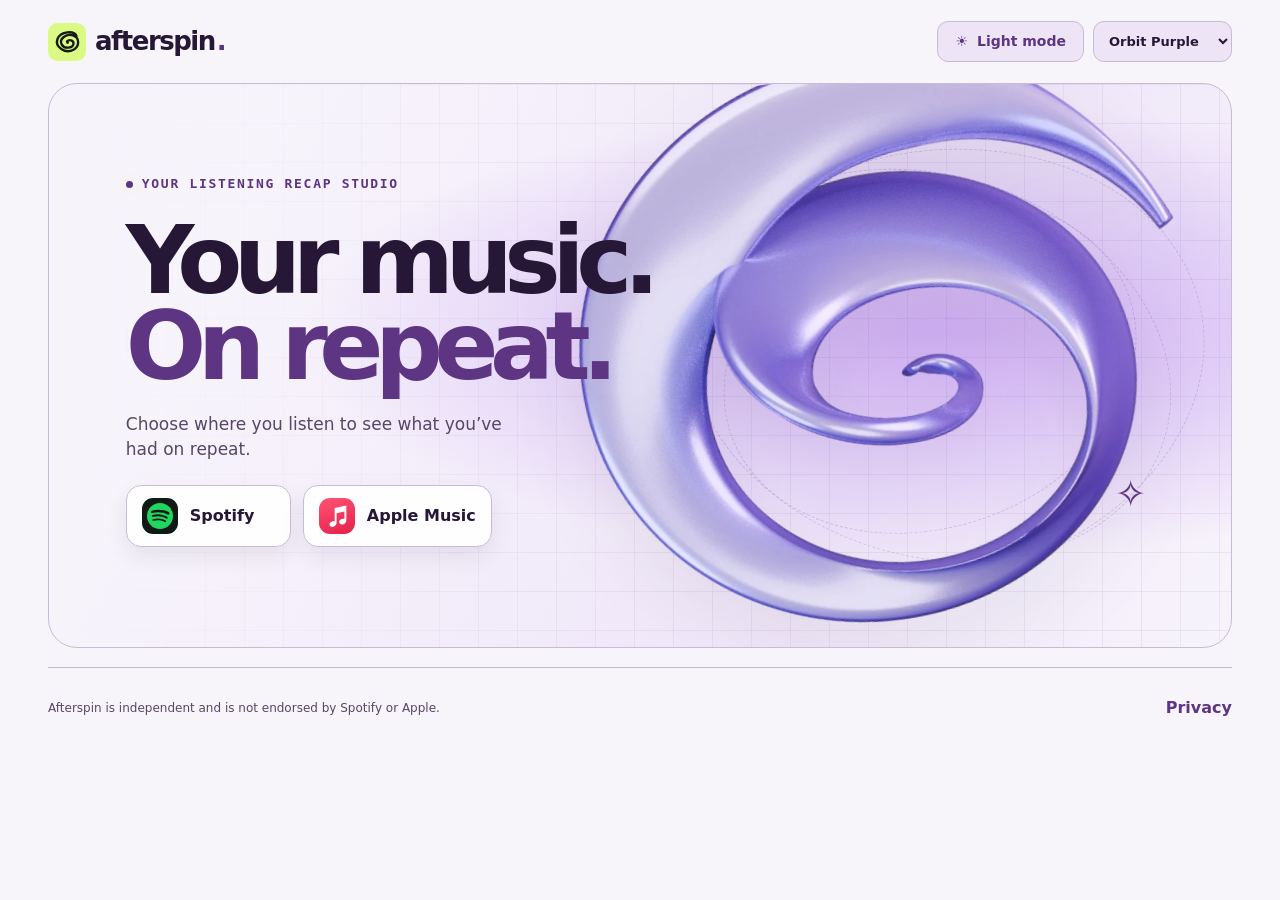
<file: index.html>
<!doctype html>
<html lang="en">
<head>
<meta charset="utf-8"><meta name="viewport" content="width=device-width, initial-scale=1">
<meta name="theme-color" content="#100d19"><meta name="description" content="Afterspin is a browser-first listening recap studio. Explore the music you played on repeat, any time.">
<title>Afterspin — Your listening, on repeat</title><link rel="icon" href="assets/mark.svg" type="image/svg+xml"><link rel="stylesheet" href="style.css">
</head>
<body>
<a class="skip" href="#title">Skip to music providers</a>
<header class="shell header">
<a class="brand" href="./" aria-label="Afterspin home"><img src="assets/mark.svg" width="38" height="38" alt="">afterspin<span>.</span></a>
<div class="appearance">
<button type="button" class="button subtle mode-toggle" id="modeToggle" aria-pressed="false"><span id="modeIcon" aria-hidden="true">◐</span> <span id="modeLabel">Dark mode</span></button>
<label class="palette-label"><span class="sr-only">Color palette</span><select id="palette" aria-label="Color palette"><option value="orbit">Orbit Purple</option><option value="ruby">Ruby Red</option><option value="forest">Forest Green</option><option value="ocean">Ocean Blue</option><option value="chrome">Chrome</option></select></label>
</div>
</header>
<main class="shell">
<section class="hero landing" aria-labelledby="title">
<div class="hero-grid"></div><div class="hero-rings" aria-hidden="true"><i></i><i></i><i></i><b>✦</b><strong>✧</strong></div><img class="ribbon" src="assets/ribbon.webp" alt="" width="960" height="840">
<div class="hero-content">
<div class="eyebrow"><span class="pulse" aria-hidden="true"></span> YOUR LISTENING RECAP STUDIO</div>
<h1 id="title" tabindex="-1">Your music.<br><em>On repeat.</em></h1>
<p>Choose where you listen to see what you’ve had on repeat.</p>
<div class="provider-choices" aria-label="Choose your music service">
<button class="provider-choice spotify-choice" type="button" data-provider="spotify"><span class="provider-emblem spotify-emblem" aria-hidden="true"><svg viewBox="0 0 24 24"><path fill="#1ed760" d="M12 0a12 12 0 1 0 0 24 12 12 0 0 0 0-24zm5.5 17.3a.75.75 0 0 1-1.03.25c-2.81-1.72-6.35-2.11-10.52-1.16a.75.75 0 0 1-.34-1.46c4.57-1.04 8.47-.59 11.62 1.33.36.22.47.68.27 1.04zm1.47-3.28a.94.94 0 0 1-1.29.31c-3.22-1.98-8.12-2.55-11.93-1.39a.94.94 0 0 1-.54-1.8c4.34-1.32 9.74-.68 13.45 1.6.45.28.59.85.31 1.28zm.13-3.4C15.24 8.34 8.87 8.13 5.18 9.25a1.12 1.12 0 1 1-.65-2.16c4.24-1.29 11.34-1.04 15.63 1.51a1.12 1.12 0 0 1-1.06 2.02z"/></svg></span><span>Spotify</span></button>
<button class="provider-choice apple-choice" type="button" data-provider="apple"><span class="provider-emblem apple-emblem" aria-hidden="true"><svg viewBox="0 0 24 24"><path fill="#fff" d="M10 5.2 20 3v12.8c0 1.9-1.64 3.38-3.64 3.38-1.42 0-2.5-.86-2.5-2.02 0-1.53 1.55-2.79 3.39-2.79.38 0 .77.05 1.1.16V8.17l-6.67 1.49v8.17c0 1.9-1.64 3.5-3.64 3.5-1.42 0-2.5-.86-2.5-2.02 0-1.53 1.55-2.79 3.39-2.79.39 0 .75.04 1.07.16z"/></svg></span><span>Apple Music</span></button>
</div>
</div>
</section>
<section class="workspace" id="recap" aria-labelledby="recapTitle" hidden><div class="sectiontop"><div><div class="eyebrow lilac"><span aria-hidden="true">✦</span> YOUR RECAP</div><h2 id="recapTitle" tabindex="-1">The listening room<span>.</span></h2></div><div class="source-tag" id="sourceTag"></div></div>
<div class="controlbar"><div class="providers" aria-label="Music source"><button data-source="spotify" aria-pressed="true"><svg viewBox="0 0 24 24" aria-hidden="true"><circle cx="12" cy="12" r="10" fill="currentColor"/><path d="M6.7 9.5c3.3-1 7-.7 10.2 1.1M7.4 12.5c2.9-.7 5.8-.4 8.5.9M8.1 15.3c2.4-.4 4.6-.2 6.7.9" fill="none" stroke="#121219" stroke-width="1.4" stroke-linecap="round"/></svg> Spotify</button><button data-source="apple" aria-pressed="false"><svg viewBox="0 0 24 24" aria-hidden="true"><path fill="currentColor" d="M9.5 5.3 20 3v13.1c0 1.7-1.5 3-3.3 3s-3-1-3-2.4 1.5-2.8 3.2-2.8c.5 0 .9 0 1.3.2V8.4l-6.8 1.5v8.2c0 1.7-1.5 3-3.3 3-1.7 0-3-1-3-2.4S6.6 16 8.4 16c.4 0 .8.1 1.1.2z"/></svg> Apple Music</button></div><div id="ranges" class="ranges" aria-label="Recap date range"><button data-range="week">7 days</button><button data-range="month">1 month</button><button data-range="two">2 months</button><button data-range="three">3 months</button><button data-range="year">1 year</button><button data-range="custom">Custom</button></div></div>
<form class="custom" id="custom" hidden><label>From <input required type="date" id="dateStart"></label><label>To <input required type="date" id="dateEnd"></label><button class="button secondary">Apply dates</button><span id="dateError" role="alert"></span></form>
<div class="data-note"><div id="rangeText" aria-live="polite"></div><div class="recap-actions"><button class="button primary" id="startStory">Play my recap</button><button id="sourceAction" class="quiet">Manage music source</button></div></div>
<div id="summary" aria-live="polite"></div>
</section>
</main>
<footer class="shell footer"><p>Afterspin is independent and is not endorsed by Spotify or Apple.</p><button type="button" class="quiet" id="privacyOpen">Privacy</button></footer>
<dialog id="connectDialog" class="dialog" aria-labelledby="connectTitle">
<div class="dialog-head"><div><div class="eyebrow lilac">MUSIC PROVIDER</div><h2 id="connectTitle">Connect music</h2></div><button class="icon-button" data-close="connectDialog" aria-label="Close source settings">×</button></div>
<div id="connectDetails"></div>
<p id="connectStatus" class="status" aria-live="polite"></p>
<details id="importDetails" class="import-details"><summary>Use a listening history file instead</summary><p id="importHelp" class="muted"></p>
<form id="importForm"><label for="importFiles">Listening history files</label><input required id="importFiles" type="file" accept=".json,.csv,application/json,text/csv" multiple><button class="button primary" id="importButton">Import listening history</button></form></details>
<button class="quiet clear-history" id="clearHistory" hidden>Remove my data from Afterspin</button>
</dialog>
<dialog id="privacyDialog" class="dialog" aria-labelledby="privacyTitle">
<div class="dialog-head"><h2 id="privacyTitle">Your listening data</h2><button class="icon-button" data-close="privacyDialog" aria-label="Close privacy information">×</button></div>
<p>Afterspin never has a password field. If provider sign-in is enabled, you authorize on the music provider’s own screen.</p>
<p>Imported files are processed in your browser. Afterspin does not upload them, and removes the recap when you reload or clear your data. Theme preferences are stored on this device.</p>
<p>When Apple Music is connected, Afterspin uses your permission to request your eligible annual Replay from Apple. It does not post or change your library.</p>
</dialog>
<dialog id="storyDialog" class="story-dialog"><div class="story-shell"><div class="story-head"><span class="brand"><img src="assets/mark.svg" width="30" height="30" alt="">afterspin<span>.</span></span><button class="icon-button" data-close="storyDialog" aria-label="Close recap story">×</button></div><div class="story-progress" id="storyProgress" aria-label="Recap chapters"></div><div class="story-stage" id="storyStage" aria-live="polite"></div><div class="story-controls"><button class="icon-button" id="prevStory" aria-label="Previous chapter">‹</button><button class="button secondary" id="saveCard">Download card</button><button class="icon-button" id="nextStory" aria-label="Next chapter">›</button></div><div class="story-status" id="storyStatus" aria-live="polite"></div></div></dialog>
<script src="core.js" defer></script><script src="config.js" defer></script><script src="app.js" defer></script>
</body></html>
</file>
<file: style.css>
:root{color-scheme:dark;--bg:#100d19;--surface:#181423;--surface2:#211a31;--ink:#f9f5ff;--muted:#bfb5cc;--line:#342a44;--green:#ddfb87;--lilac:#c0a6ff;--mono:ui-monospace,SFMono-Regular,Consolas,monospace;--sans:"Segoe UI",system-ui,sans-serif}
*{box-sizing:border-box}html{scroll-behavior:smooth}body{margin:0;background:radial-gradient(ellipse at 55% 5%,#191228 0,transparent 44%),var(--bg);color:var(--ink);font:16px/1.5 var(--sans)}a{color:inherit;text-decoration:none}button,input{font:inherit}button{cursor:pointer}button:disabled{cursor:default;opacity:.42}button:focus-visible,a:focus-visible,input:focus-visible{outline:2px solid var(--green);outline-offset:4px}img{display:block;max-width:100%}[hidden]{display:none!important}.shell{width:min(1280px,calc(100% - 96px));margin-inline:auto}.skip{position:fixed;z-index:4;left:14px;top:10px;background:#212028;padding:10px;transform:translateY(-160%)}.skip:focus{transform:none}.header{height:83px;display:flex;align-items:center;justify-content:space-between;gap:22px}.brand{display:inline-flex;gap:9px;align-items:center;font-size:26px;font-weight:800;letter-spacing:-1.5px;white-space:nowrap}.brand span{color:var(--green);margin-left:-7px}.header nav{display:flex;gap:33px;color:var(--muted);font-size:14px;align-items:center}.header nav a{position:relative}.header nav a:hover,.header nav .navactive{color:var(--ink)}.navactive:after{position:absolute;content:"";bottom:-8px;left:0;width:14px;height:2px;background:var(--green);border-radius:2px}.button{border:1px solid transparent;border-radius:11px;padding:11px 17px;font-weight:700;display:inline-flex;align-items:center;justify-content:center;gap:9px;color:var(--ink);white-space:nowrap;transition:background .2s,transform .2s,border-color .2s}.button:hover:not(:disabled){transform:translateY(-2px)}.button.subtle,.button.secondary{background:#221a32;border-color:#453857}.button.subtle{font-size:14px;background:#191424}.button.subtle span,.quiet span{color:var(--lilac)}.button.subtle:hover,.button.secondary:hover{background:#322447}.button.primary{background:var(--green);color:#1a200d;box-shadow:0 9px 32px #d6fa7826}.button.primary:hover{background:#edffb4}.hero{position:relative;isolation:isolate;overflow:hidden;min-height:530px;border:1px solid #49355d;border-radius:29px;background:radial-gradient(ellipse at 76% 44%,#572988 0,transparent 41%),linear-gradient(115deg,#1b132c 25%,#281741 66%,#1a1229);display:flex;align-items:center}.hero-grid,.hero-rings{position:absolute;inset:0;pointer-events:none;z-index:-1}.hero-grid{background-image:linear-gradient(#c49fff14 1px,transparent 1px),linear-gradient(90deg,#c49fff14 1px,transparent 1px);background-size:39px 39px;mask-image:linear-gradient(95deg,transparent 3%,#000 54%,#000)}.hero-rings{left:49%;display:grid;place-items:center}.hero-rings i{width:70%;aspect-ratio:1/.77;border:1px dashed #cda4ff4f;border-radius:50%;transform:rotate(-19deg);grid-area:1/1}.hero-rings i:nth-child(2){width:82%;transform:rotate(18deg)}.hero-rings i:nth-child(3){width:92%;transform:rotate(-12deg);border-color:#cda4ff25}.hero-rings b,.hero-rings strong{position:absolute;color:#eddbff;font-size:30px}.hero-rings b{left:13%;top:24%}.hero-rings strong{right:14%;bottom:22%;font-size:38px}.ribbon{width:58%;height:auto;position:absolute;z-index:-1;right:-1.5%;top:50%;filter:drop-shadow(0 32px 45px #1b052aa6);animation:float 11s ease-in-out infinite;transform:translateY(-50%) rotate(-9deg);pointer-events:none}@keyframes float{0%,100%{transform:translateY(-50%) rotate(-9deg)}50%{transform:translateY(-53%) rotate(5deg)}}.hero-content{padding:62px 6%;width:58%}.eyebrow{font:600 13px/1.45 var(--mono);letter-spacing:.13em;color:var(--green);display:flex;align-items:center;gap:9px}.pulse{width:7px;height:7px;background:var(--green);border-radius:50%;box-shadow:0 0 13px #d7fb7a85}.hero h1{font-size:clamp(4rem,7.25vw,7rem);line-height:.91;letter-spacing:-.09em;margin:24px 0 25px;font-weight:860}.hero h1 em{color:var(--lilac);font-style:normal}.hero p{font-size:17px;color:#dfd3ea;max-width:405px;margin:0 0 25px}.hero-actions{display:flex;gap:21px;align-items:center;flex-wrap:wrap}.text-link{font-weight:660;font-size:14px}.text-link:hover,.quiet:hover{color:var(--green)}.hero-caption{position:absolute;bottom:25px;right:27px;font:600 10px/1.8 var(--mono);letter-spacing:.20em;color:#e2c9fe}.hero-caption span{display:inline-block;width:15px;color:var(--green)}
.workspace{padding:55px 0 42px;scroll-margin-top:10px}.sectiontop{display:flex;align-items:end;justify-content:space-between;gap:16px;margin-bottom:19px}.lilac{color:var(--lilac)}h2{font-size:clamp(1.85rem,4vw,3.1rem);letter-spacing:-.062em;line-height:1.11;margin:7px 0 0}h2 span{color:var(--green)}.source-tag{border:1px solid #8064a4;background:#2a203a;color:#ecdefd;padding:7px 11px;border-radius:99px;font:650 11px var(--mono);letter-spacing:.09em;white-space:nowrap;margin-bottom:5px}.controlbar{border:1px solid var(--line);border-radius:14px;padding:8px;background:var(--surface);display:flex;gap:13px;flex-wrap:wrap;justify-content:space-between}.providers,.ranges{display:flex;gap:5px;align-items:center;flex-wrap:wrap}.ranges button,.providers button{background:transparent;color:var(--muted);border:1px solid transparent;border-radius:8px;padding:7px 10px;font-size:14px;font-weight:650}.ranges button:hover,.providers button:hover{background:#262037;color:#fff}.ranges button[aria-pressed=true]{color:#1b200e;background:var(--green)}.providers button{display:flex;gap:7px;align-items:center}.providers svg{height:17px;width:17px}.providers [data-source=spotify] svg{color:#7ff2a0}.providers [data-source=apple] svg{color:#ffa2c5}.providers button[aria-pressed=true]{color:#fff;border-color:#4c3c63;background:#2a203b}.data-note{display:flex;align-items:center;justify-content:space-between;gap:13px;padding:13px 0;color:var(--muted);font-size:13px}.quiet{padding:4px 0;background:none;border:0;color:var(--lilac);font-weight:700;white-space:nowrap}.custom{margin-top:12px;display:flex;gap:11px;align-items:end;flex-wrap:wrap}.custom label{display:grid;gap:4px;font-size:13px;color:var(--muted)}input[type=date],input[type=file]{min-width:0;border:1px solid #514060;border-radius:8px;padding:8px;background:#1b1528;color:#f9f5ff}#dateError,.status{color:#ffb8ce}
.metrics{display:grid;grid-template-columns:repeat(4,minmax(0,1fr));gap:12px}.stat,.list-card,.empty,.activity{border-radius:15px;border:1px solid var(--line);background:var(--surface);overflow:hidden}.stat{min-height:116px;padding:16px 17px 15px;position:relative}.stat:after{content:"";position:absolute;width:100px;height:100px;border-radius:50%;top:-46px;right:-46px;border:1px solid #8462b876;box-shadow:0 0 0 12px #38284d50,0 0 0 24px #38284d40}.stat small{color:var(--lilac);display:block;font:650 11px/1.4 var(--mono);letter-spacing:.09em;text-transform:uppercase}.stat strong{display:block;font-size:clamp(1.4rem,3.1vw,2.3rem);line-height:1.1;letter-spacing:-.055em;margin:7px 0;overflow-wrap:anywhere}.stat span{color:var(--muted);font-size:12px}.stat:first-child{background:#251c38}.stat:first-child strong{color:var(--green)}.dash-grid{display:grid;grid-template-columns:1fr 1fr;gap:12px;margin-top:12px}.list-card,.activity,.empty{padding:18px}.list-card h3,.activity h3,.empty h3{font-size:17px;line-height:1.25;margin:0 0 12px}.rank-list{display:grid;list-style:none;margin:0;padding:0;gap:6px}.rank-list li{display:grid;grid-template-columns:21px 35px minmax(0,1fr) auto;align-items:center;gap:9px;padding:6px 0;border-bottom:1px solid #30273d}.rank-list li:last-child{border:0}.rank,.plays{font:600 12px var(--mono);color:#cec0e5}.track-name,.track-detail{display:block;overflow:hidden;text-overflow:ellipsis;white-space:nowrap}.track-name{font-size:14px}.track-detail{color:var(--muted);font-size:12px}.tile{width:34px;height:34px;border-radius:8px;background:radial-gradient(circle at 67% 65%,transparent 13%,#1b10286d 15% 21%,transparent 25%),conic-gradient(from 45deg,#ffffff4c,#0005,#fff3,#0008),hsl(var(--h) 66% 55%);box-shadow:inset 0 0 0 1px #ffffff4a}.activity{margin-top:12px}.activity .sub{color:var(--muted);font-size:12px;margin:0 0 8px}.bars{display:grid;grid-template-columns:repeat(7,minmax(0,1fr));height:94px;align-items:end;gap:8px}.day{display:grid;gap:4px;align-items:end;grid-template-rows:73px 16px;text-align:center;color:var(--muted);font:600 11px var(--mono)}.day b{display:block;border-radius:6px 6px 2px 2px;background:linear-gradient(#bca4f9,#7762ad);width:100%;min-height:2px}.day.peak b{background:linear-gradient(#e1fc9b,#83a82f)}.empty p{color:var(--muted);margin:0}.refs{padding:30px 0 52px;border-top:1px solid var(--line);scroll-margin-top:16px}.refs p,.muted,.footer p{color:var(--muted)}.reflist{display:grid;grid-template-columns:repeat(4,minmax(0,1fr));gap:12px}.reflist a{padding:15px;background:var(--surface);border:1px solid var(--line);border-radius:12px;transition:transform .18s,border .18s}.reflist a:hover{transform:translateY(-3px);border-color:#9878cd}.reflist span,.reflist small,.reflist strong{display:block}.reflist span{font:600 10px var(--mono);letter-spacing:.1em;color:var(--lilac)}.reflist strong{margin:5px 0 1px}.reflist small{color:var(--muted);font-size:12px}.footer{border-top:1px solid var(--line);padding:19px 0;display:flex;align-items:center;justify-content:space-between;gap:14px;flex-wrap:wrap}.footer .brand{font-size:21px}.footer p,.footer>a:last-child{font-size:12px}
dialog{border:1px solid #604782;background:#1c152b;color:var(--ink);border-radius:22px;max-width:min(580px,calc(100vw - 25px));width:100%;padding:23px;max-height:calc(100dvh - 26px);box-shadow:0 30px 90px #0008}dialog::backdrop{background:#0b0713cd;backdrop-filter:blur(7px)}.dialog-head,.story-head{display:flex;align-items:center;justify-content:space-between;gap:9px}.dialog h2{font-size:2rem}.icon-button{border-radius:9px;width:39px;height:39px;border:1px solid #5b4674;background:#251c35;color:var(--ink);font-size:24px;line-height:1}.icon-button:hover:not(:disabled){background:#403057}.source-options{display:flex;gap:8px}.source-options [aria-pressed=true]{border-color:var(--lilac);background:#3e2a5c}#connectDetails{font-size:14px;margin:12px 0;color:var(--muted)}#connectDetails a{color:var(--green);text-decoration:underline}#connectDetails button{display:flex;margin-top:9px}#importForm{display:grid;gap:8px}#importForm label{font-size:13px;color:var(--muted)}.status{font-size:14px;min-height:1em}.story-dialog{padding:12px;max-width:min(540px,calc(100vw - 20px))}.story-shell{position:relative;isolation:isolate;overflow:hidden;border-radius:15px;padding:16px;background:radial-gradient(ellipse at 76% 49%,#68359a,transparent 65%),#231539}.story-shell:before{content:"";background:url(assets/ribbon.webp) center/120% auto no-repeat;opacity:.25;position:absolute;inset:8% -31% 0 20%;z-index:-1}.story-head .brand{font-size:22px}.story-progress{display:flex;gap:6px;margin:14px 0 0}.story-progress button{width:100%;height:17px;padding:0;border:0;background:none}.story-progress button:after{content:"";display:block;height:4px;border-radius:4px;background:#ffffff4b}.story-progress button[aria-current=step]:after{background:var(--green)}.story-stage{min-height:min(390px,52dvh);display:flex;flex-direction:column;justify-content:center;align-items:start;text-align:left;padding:18px}.story-stage>div{width:100%;animation:reveal .42s cubic-bezier(.2,.7,.2,1) both}@keyframes reveal{from{opacity:0;transform:translateY(15px) scale(.975) rotate(-2deg)}to{opacity:1;transform:none}}.story-stage h3{font-size:clamp(2rem,8vw,4.5rem);line-height:.97;letter-spacing:-.07em;margin:10px 0;overflow-wrap:anywhere}.story-stage p{color:#f0e5f7;margin:7px 0}.story-stage ol{padding-left:24px;font-size:clamp(1rem,3.7vw,1.45rem);margin:13px 0}.story-controls{display:flex;gap:10px;align-items:center;justify-content:space-between}.story-status{text-align:center;font-size:12px;color:var(--green);min-height:1.5em;margin-top:2px}.story-dialog[data-slide="1"] .story-shell,.story-dialog[data-slide="3"] .story-shell{background:radial-gradient(ellipse at 78% 55%,#4d3a84,transparent 66%),#1a1936}.story-dialog[data-slide="2"] .story-shell{background:radial-gradient(ellipse at 79% 54%,#643051,transparent 68%),#2b1834}
@media(max-width:1000px){.shell{width:calc(100% - 55px)}.hero{min-height:460px}.hero h1{font-size:clamp(3.8rem,9vw,6rem)}.hero-content{width:64%}.ribbon{right:-5%;width:65%}}
@media(max-width:690px){.shell{width:calc(100% - 28px)}.header{height:67px}.header nav{display:none}.brand{font-size:23px}.header .brand img{width:33px;height:33px}.button.subtle{padding:8px 10px}.hero{min-height:530px;border-radius:20px;align-items:end}.hero-content{padding:185px 20px 30px;width:100%;background:linear-gradient(0deg,#1d132e 6%,#1d132eeb 44%,transparent 73%)}.hero h1{font-size:clamp(3.4rem,12vw,5.8rem);margin:10px 0 13px}.hero p{font-size:15px;line-height:1.5;margin-bottom:16px}.hero-rings{left:4%;right:0;bottom:34%}.hero-rings i{width:62%}.hero-rings i:nth-child(2){width:70%}.hero-rings i:nth-child(3){width:75%}.hero-rings b{top:19%}.ribbon{width:min(95%,410px);top:30%;right:2%;filter:drop-shadow(0 12px 20px #1b052a80)}.hero-caption{display:none}.workspace{padding-top:37px}.metrics,.reflist{grid-template-columns:1fr 1fr}.dash-grid{grid-template-columns:1fr}.controlbar{gap:7px}.providers,.ranges{gap:3px}.ranges button,.providers button{padding:6px 7px}.data-note{align-items:baseline}.hero-actions{gap:13px}.hero-actions .button{padding:9px 12px}.text-link{font-size:13px}.stat{min-height:94px}.footer{flex-wrap:wrap}.story-stage{padding:12px}}
@media(prefers-reduced-motion:reduce){*,*::before,*::after{animation-duration:.01ms!important;scroll-behavior:auto!important;transition:none!important}.ribbon{animation:none}}
.refs .mark-link{margin:13px 0 0;font-size:13px;color:var(--lilac)}.refs .mark-link a:hover{text-decoration:underline}

/* Public landing and account appearance */
:root{--hue:268;--accent-dark:#ddfb87;--accent-ink:#202708;--light-hue:268;--light-accent:#5c3484;--light-accent-ink:#fff;--light-highlight:#5d3583;--hero-art:0deg}
:root[data-palette=ruby]{--hue:345;--light-hue:346;--accent-dark:#ffaebb;--accent-ink:#37121a;--light-accent:#9b2347;--light-highlight:#8c2549;--hero-art:86deg}
:root[data-palette=forest]{--hue:151;--light-hue:149;--accent-dark:#a7efad;--accent-ink:#102c16;--light-accent:#216741;--light-highlight:#236340;--hero-art:-116deg}
:root[data-palette=ocean]{--hue:218;--light-hue:211;--accent-dark:#93e5fa;--accent-ink:#0c2735;--light-accent:#115d84;--light-highlight:#1d557e;--hero-art:-48deg}
:root[data-palette=chrome]{--hue:245;--light-hue:240;--accent-dark:#e4e7f4;--accent-ink:#252637;--light-accent:#41475c;--light-highlight:#404559;--hero-art:0deg;--art-sat:0}
:root[data-mode=dark]{color-scheme:dark;--green:var(--accent-dark);--lilac:hsl(var(--hue) 62% 82%);--bg:hsl(var(--hue) 27% 7%);--ink:#fcf9ff;--muted:hsl(var(--hue) 26% 77%);--surface:hsl(var(--hue) 23% 12%);--surface2:hsl(var(--hue) 30% 17%);--line:hsl(var(--hue) 23% 26%);--hero-base:hsl(var(--hue) 41% 18%);--hero-edge:hsl(var(--hue) 42% 11%);--hero-glow:hsl(var(--hue) 64% 43%/.62);--ring:hsl(var(--hue) 58% 75%/.26);--card-bg:hsl(var(--hue) 31% 16%/.94);--card-hover:hsl(var(--hue) 42% 25%);--primary-ink:var(--accent-ink);--hint:#fdb7cc;--shadow:#0005;--peak:var(--green)}
:root[data-mode=light]{color-scheme:light;--green:var(--light-accent);--lilac:var(--light-highlight);--bg:hsl(var(--light-hue) 41% 97%);--ink:hsl(var(--light-hue) 39% 15%);--muted:hsl(var(--light-hue) 18% 34%);--surface:hsl(var(--light-hue) 65% 99%);--surface2:hsl(var(--light-hue) 48% 93%);--line:hsl(var(--light-hue) 27% 79%);--hero-base:hsl(var(--light-hue) 61% 94%);--hero-edge:hsl(var(--light-hue) 51% 97%);--hero-glow:hsl(var(--light-hue) 77% 71%/.54);--ring:hsl(var(--light-hue) 38% 44%/.22);--card-bg:#ffffffea;--card-hover:hsl(var(--light-hue) 58% 92%);--primary-ink:var(--light-accent-ink);--hint:#8c2741;--shadow:#25203714;--peak:var(--green)}
:root[data-mode] body{background:var(--bg)}
:root[data-mode] .button.subtle,:root[data-mode] .button.secondary,:root[data-mode] .icon-button{background:var(--surface2);color:var(--ink);border-color:var(--line)}
:root[data-mode] .button.subtle:hover,:root[data-mode] .button.secondary:hover,:root[data-mode] .icon-button:hover{background:var(--card-hover)}
:root[data-mode] .button.primary,:root[data-mode] .ranges button[aria-pressed=true]{background:var(--green);color:var(--primary-ink);box-shadow:none}
:root[data-mode] .button.primary:hover{filter:brightness(.91)}
:root[data-mode] .source-tag,:root[data-mode] .providers button[aria-pressed=true],:root[data-mode] .providers button:hover,:root[data-mode] .ranges button:hover:not([aria-pressed=true]){background:var(--surface2);color:var(--ink);border-color:var(--line)}
:root[data-mode] dialog,:root[data-mode] input[type=date],:root[data-mode] input[type=file]{background:var(--surface);color:var(--ink);border-color:var(--line)}
:root[data-mode] .skip{background:var(--surface);color:var(--ink)}
:root[data-mode] .status,:root[data-mode] #dateError{color:var(--hint)}
:root[data-mode] .rank-list li{border-color:var(--line)}
:root[data-mode] .rank,:root[data-mode] .plays{color:var(--muted)}
:root[data-mode] .stat:first-child{background:var(--surface2)}
:root[data-mode] .day b{background:var(--lilac)}
:root[data-mode] .day.peak b{background:var(--peak)}
.sr-only{position:absolute;width:1px;height:1px;padding:0;margin:-1px;overflow:hidden;clip-path:inset(50%);white-space:nowrap;border:0}
.appearance{display:flex;align-items:center;gap:9px}
.mode-toggle,#palette{height:41px}
.mode-toggle{min-width:104px}
#palette{max-width:153px;padding:0 11px;background:var(--surface2);color:var(--ink);border:1px solid var(--line);border-radius:11px;font:600 13px var(--sans)}
#palette:focus-visible{outline:2px solid var(--green);outline-offset:3px}
.landing{min-height:565px;background:radial-gradient(ellipse at 76% 44%,var(--hero-glow,#572988) 0,transparent 51%),linear-gradient(115deg,var(--hero-edge,#1b132c) 18%,var(--hero-base,#281741) 68%,var(--hero-edge,#1a1229));border-color:var(--line)}
.landing .hero-grid{background-image:linear-gradient(var(--ring,#ffffff16) 1px,transparent 1px),linear-gradient(90deg,var(--ring,#ffffff16) 1px,transparent 1px);opacity:.36}
.landing .hero-rings i{border-color:var(--ring,#cda4ff4f)}
.landing .hero-rings b,.landing .hero-rings strong{color:var(--lilac)}
.landing .hero-content{width:min(65%,700px);padding:55px 6.5% 64px}
.landing h1{font-size:clamp(3.6rem,7.4vw,7.1rem);margin:23px 0 22px;outline:none}
.landing p{color:var(--muted);margin-bottom:22px}
.landing .ribbon{filter:hue-rotate(var(--hero-art)) saturate(var(--art-sat,1)) drop-shadow(0 25px 36px var(--shadow))}
.provider-choices{display:flex;gap:12px;flex-wrap:wrap}
.provider-choice{display:inline-flex;align-items:center;justify-content:flex-start;min-width:165px;gap:12px;padding:12px 15px;border:1px solid var(--line);background:var(--card-bg,var(--surface));color:var(--ink);border-radius:15px;font-size:16px;font-weight:750;box-shadow:0 10px 22px var(--shadow);transition:transform .18s,background .18s}
.provider-choice:hover{background:var(--card-hover);transform:translateY(-3px)}
.provider-emblem{display:grid;place-items:center;width:36px;height:36px;border-radius:11px;flex:0 0 36px}
.provider-emblem svg{width:26px;height:26px}
.spotify-emblem{background:#101915}
.apple-emblem{background:linear-gradient(160deg,#ff5574,#e51e4a)}
.apple-emblem svg{width:28px;height:28px}
.recap-actions,.provider-links{display:flex;align-items:center;gap:12px;flex-wrap:wrap}
.provider-note{padding:13px;border:1px solid var(--line);border-radius:12px;background:var(--surface2);color:var(--ink);margin:0 0 12px}
#connectDetails .provider-links a{display:inline-flex;font-size:14px;text-decoration:none;color:var(--ink)}
#connectDetails .provider-links button{margin:0;display:inline-flex;font-size:14px}
.import-details{border-top:1px solid var(--line);margin-top:14px;padding:14px 0 0;color:var(--muted);font-size:14px}
.import-details summary{color:var(--lilac);font-weight:700;cursor:pointer}
.import-details a{color:var(--green);text-decoration:underline}
.clear-history{margin-top:13px}
.story-shell .brand,.story-stage h3{color:white}
.story-dialog .story-shell .eyebrow,.story-dialog .story-status{color:#ddfb87}
.story-dialog .story-progress button[aria-current=step]:after{background:#ddfb87}
.footer{justify-content:space-between;margin-top:19px}
@media(max-width:690px){
 .header{gap:8px}
 .appearance{gap:6px}
 .mode-toggle{min-width:0}
 #palette{max-width:113px;padding:0 6px}
 .landing{min-height:560px}
 .landing .hero-content{width:100%;padding:192px 19px 30px;background:linear-gradient(0deg,var(--hero-edge,#1d132e) 22%,var(--hero-edge,#1d132e) 50%,transparent 86%)}
 .landing h1{font-size:clamp(3rem,12vw,5.1rem);margin:12px 0 14px}
 .landing p{margin-bottom:17px}
 .provider-choices{display:grid;grid-template-columns:1fr 1fr;gap:8px}
 .provider-choice{min-width:0;padding:9px 8px;gap:7px;font-size:14px}
 .provider-emblem{width:31px;height:31px;flex-basis:31px}
 .provider-emblem svg{width:23px;height:23px}
 .data-note{flex-direction:column;align-items:start}
}
@media(max-width:360px){.header .brand img{width:27px;height:27px}.header .brand{font-size:20px}.mode-toggle{font-size:12px;padding:6px}.mode-toggle #modeIcon{display:none}#palette{max-width:99px}.provider-choice{font-size:13px;padding:8px 6px}}

.beta-landing .beta-intro{max-width:710px}
.beta-intro .provider-note{max-width:510px;font-size:15px;margin-bottom:14px}
.beta-filters{justify-content:flex-start;gap:1.2em;padding:14px}
.beta-filters label{display:flex;align-items:center;gap:8px;font-size:14px;color:var(--muted)}
.beta-filters select{padding:6px 30px 6px 8px;border-radius:8px;background:var(--surface2);color:var(--ink);border:1px solid var(--line)}
.beta-list li{grid-template-columns:28px minmax(0,1fr)}
.beta-list a:hover{text-decoration:underline}
</file>
